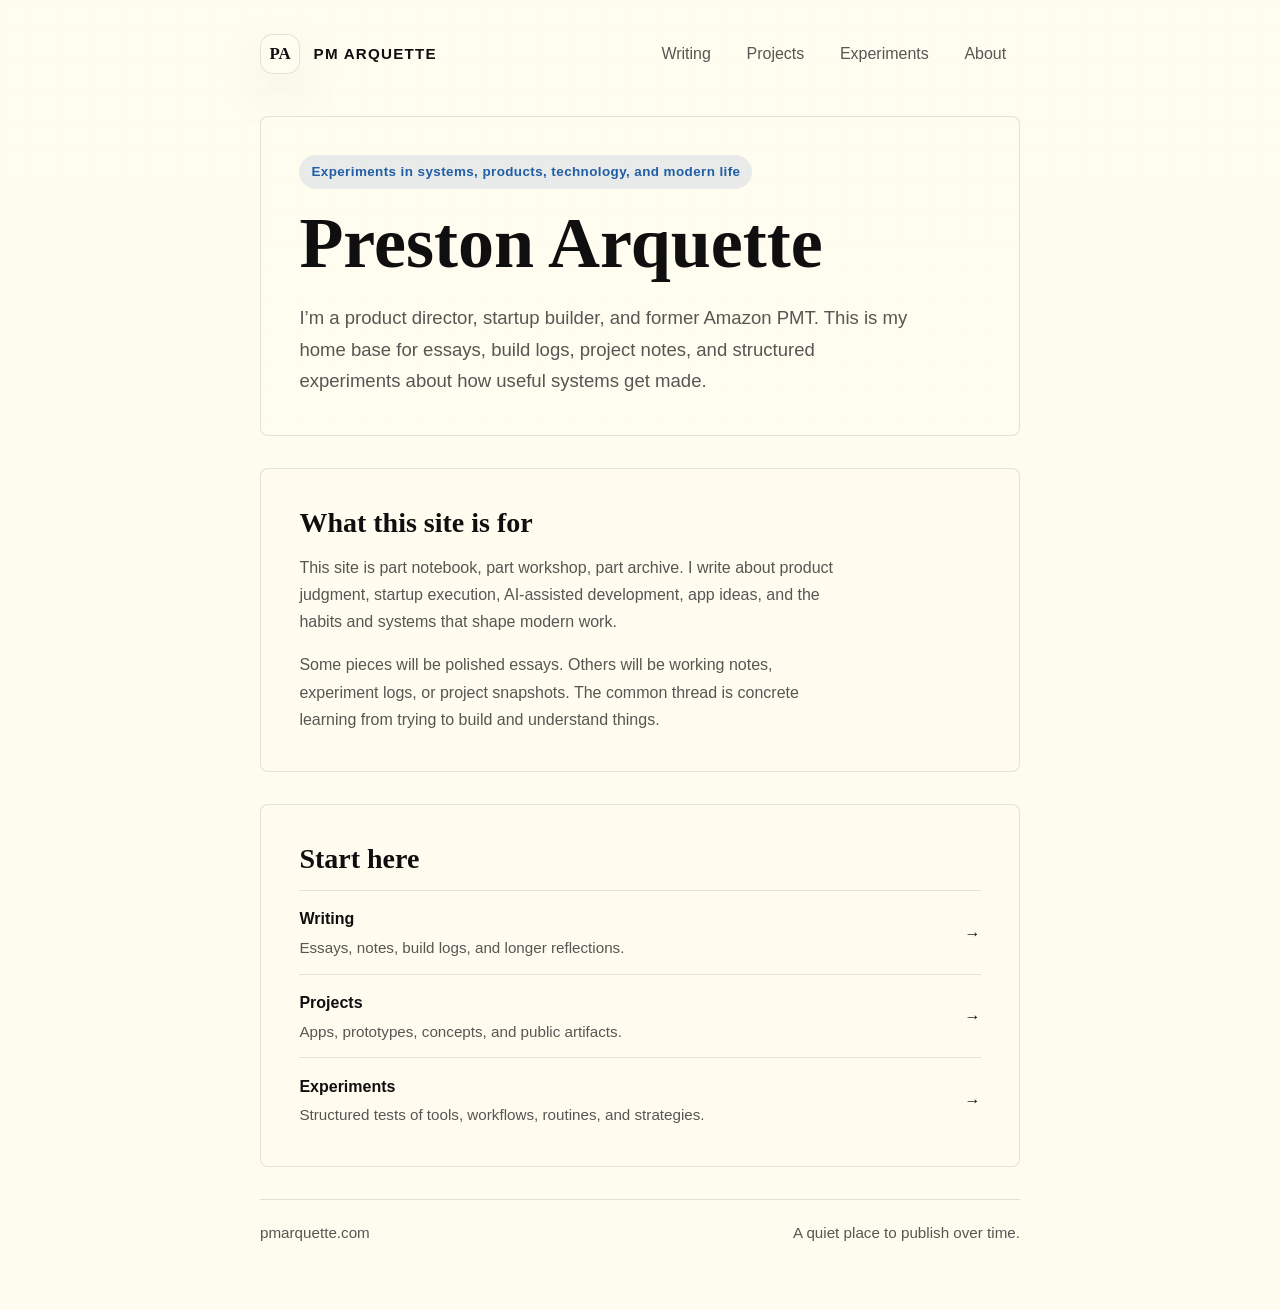
<file: index.html>
<!DOCTYPE html>
<html lang="en">
  <head>
    <meta charset="UTF-8">
    <meta name="viewport" content="width=device-width, initial-scale=1">
    <title>PM Arquette</title>
    <link rel="stylesheet" href="styles/site.css">
  </head>
  <body>
    <div class="page page-narrow">
      <header class="site-header">
        <a class="wordmark" href="index.html">
          <span class="wordmark-mark">PA</span>
          <span>PM Arquette</span>
        </a>
        <nav class="site-nav" aria-label="Primary">
          <a href="writing.html">Writing</a>
          <a href="projects.html">Projects</a>
          <a href="experiments.html">Experiments</a>
          <a href="about.html">About</a>
        </nav>
      </header>

      <main class="stack stack-roomy">
        <section class="intro" aria-labelledby="intro-title">
          <div class="eyebrow">Experiments in systems, products, technology, and modern life</div>
          <h1 class="hero-title" id="intro-title">Preston Arquette</h1>
          <p class="hero-lede">
            I’m a product director, startup builder, and former Amazon PMT. This is my home base
            for essays, build logs, project notes, and structured experiments about how useful
            systems get made.
          </p>
        </section>

        <section class="section-card section-card-plain" aria-labelledby="site-purpose">
          <h2 id="site-purpose">What this site is for</h2>
          <p>
            This site is part notebook, part workshop, part archive. I write about product
            judgment, startup execution, AI-assisted development, app ideas, and the habits and
            systems that shape modern work.
          </p>
          <p>
            Some pieces will be polished essays. Others will be working notes, experiment logs, or
            project snapshots. The common thread is concrete learning from trying to build and
            understand things.
          </p>
        </section>

        <section class="section-card section-card-plain" aria-labelledby="sections-title">
          <h2 id="sections-title">Start here</h2>
          <div class="link-list">
            <a class="link-row" href="writing.html">
              <span>
                <strong>Writing</strong>
                <small>Essays, notes, build logs, and longer reflections.</small>
              </span>
              <span aria-hidden="true">&rarr;</span>
            </a>
            <a class="link-row" href="projects.html">
              <span>
                <strong>Projects</strong>
                <small>Apps, prototypes, concepts, and public artifacts.</small>
              </span>
              <span aria-hidden="true">&rarr;</span>
            </a>
            <a class="link-row" href="experiments.html">
              <span>
                <strong>Experiments</strong>
                <small>Structured tests of tools, workflows, routines, and strategies.</small>
              </span>
              <span aria-hidden="true">&rarr;</span>
            </a>
          </div>
        </section>
      </main>

      <footer>
        <span>pmarquette.com</span>
        <span>A quiet place to publish over time.</span>
      </footer>
    </div>
  </body>
</html>
</file>
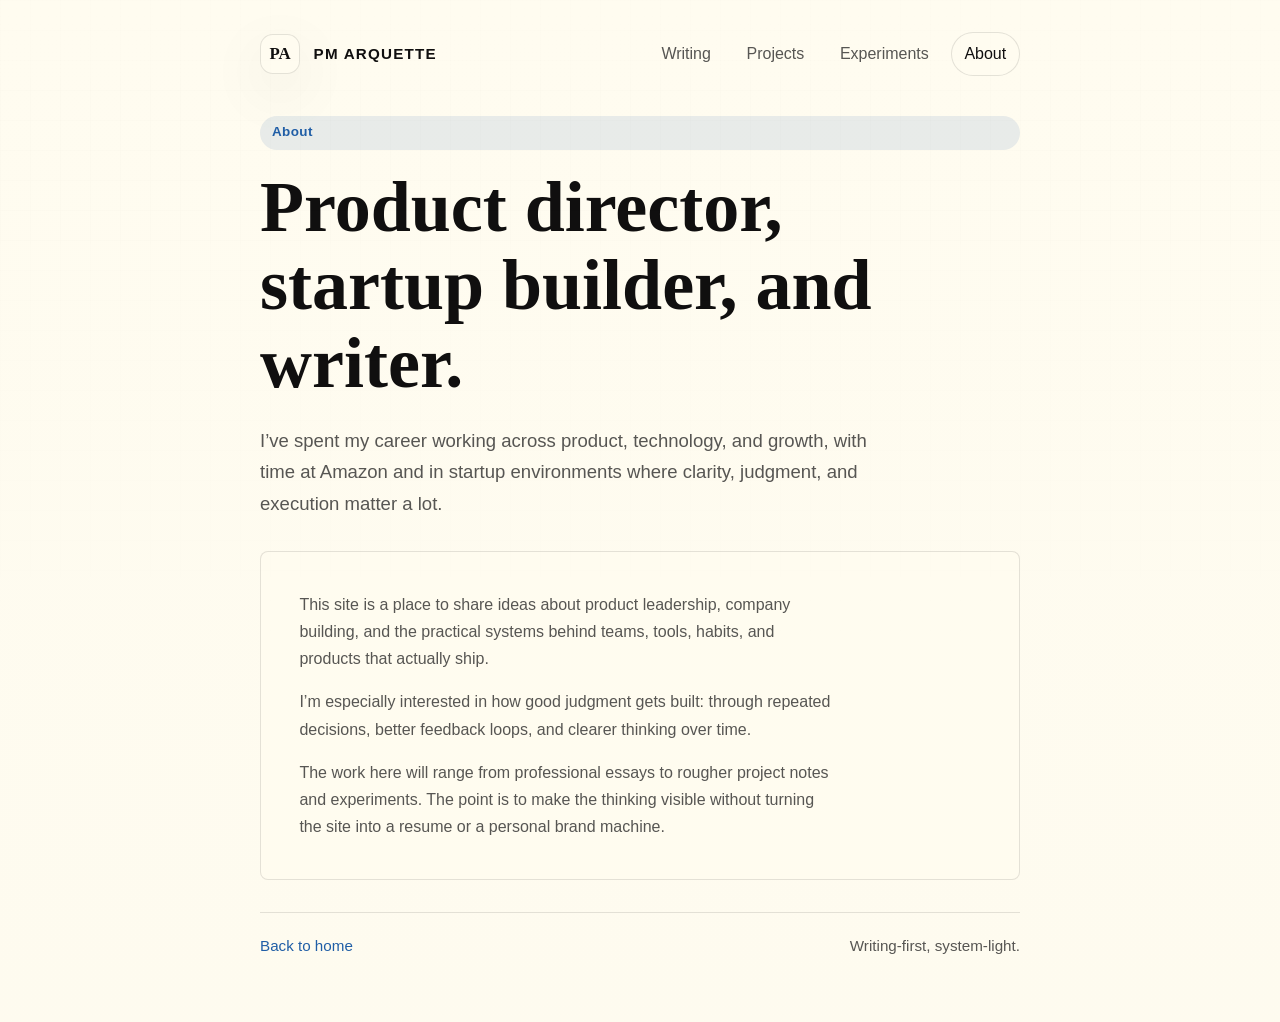
<file: about.html>
<!DOCTYPE html>
<html lang="en">
  <head>
    <meta charset="UTF-8">
    <meta name="viewport" content="width=device-width, initial-scale=1">
    <title>About | PM Arquette</title>
    <link rel="stylesheet" href="styles/site.css">
  </head>
  <body>
    <div class="page page-narrow">
      <header class="site-header">
        <a class="wordmark" href="index.html">
          <span class="wordmark-mark">PA</span>
          <span>PM Arquette</span>
        </a>
        <nav class="site-nav" aria-label="Primary">
          <a href="writing.html">Writing</a>
          <a href="projects.html">Projects</a>
          <a href="experiments.html">Experiments</a>
          <a aria-current="page" href="about.html">About</a>
        </nav>
      </header>

      <main class="stack stack-roomy">
        <section class="page-intro" aria-labelledby="about-title">
          <div class="eyebrow">About</div>
          <h1 id="about-title">Product director, startup builder, and writer.</h1>
          <p>
            I’ve spent my career working across product, technology, and growth, with time at
            Amazon and in startup environments where clarity, judgment, and execution matter a lot.
          </p>
        </section>

        <section class="section-card section-card-plain">
          <p>
            This site is a place to share ideas about product leadership, company building, and
            the practical systems behind teams, tools, habits, and products that actually ship.
          </p>
          <p>
            I’m especially interested in how good judgment gets built: through repeated decisions,
            better feedback loops, and clearer thinking over time.
          </p>
          <p>
            The work here will range from professional essays to rougher project notes and
            experiments. The point is to make the thinking visible without turning the site into a
            resume or a personal brand machine.
          </p>
        </section>
      </main>

      <footer>
        <span><a href="index.html">Back to home</a></span>
        <span>Writing-first, system-light.</span>
      </footer>
    </div>
  </body>
</html>
</file>
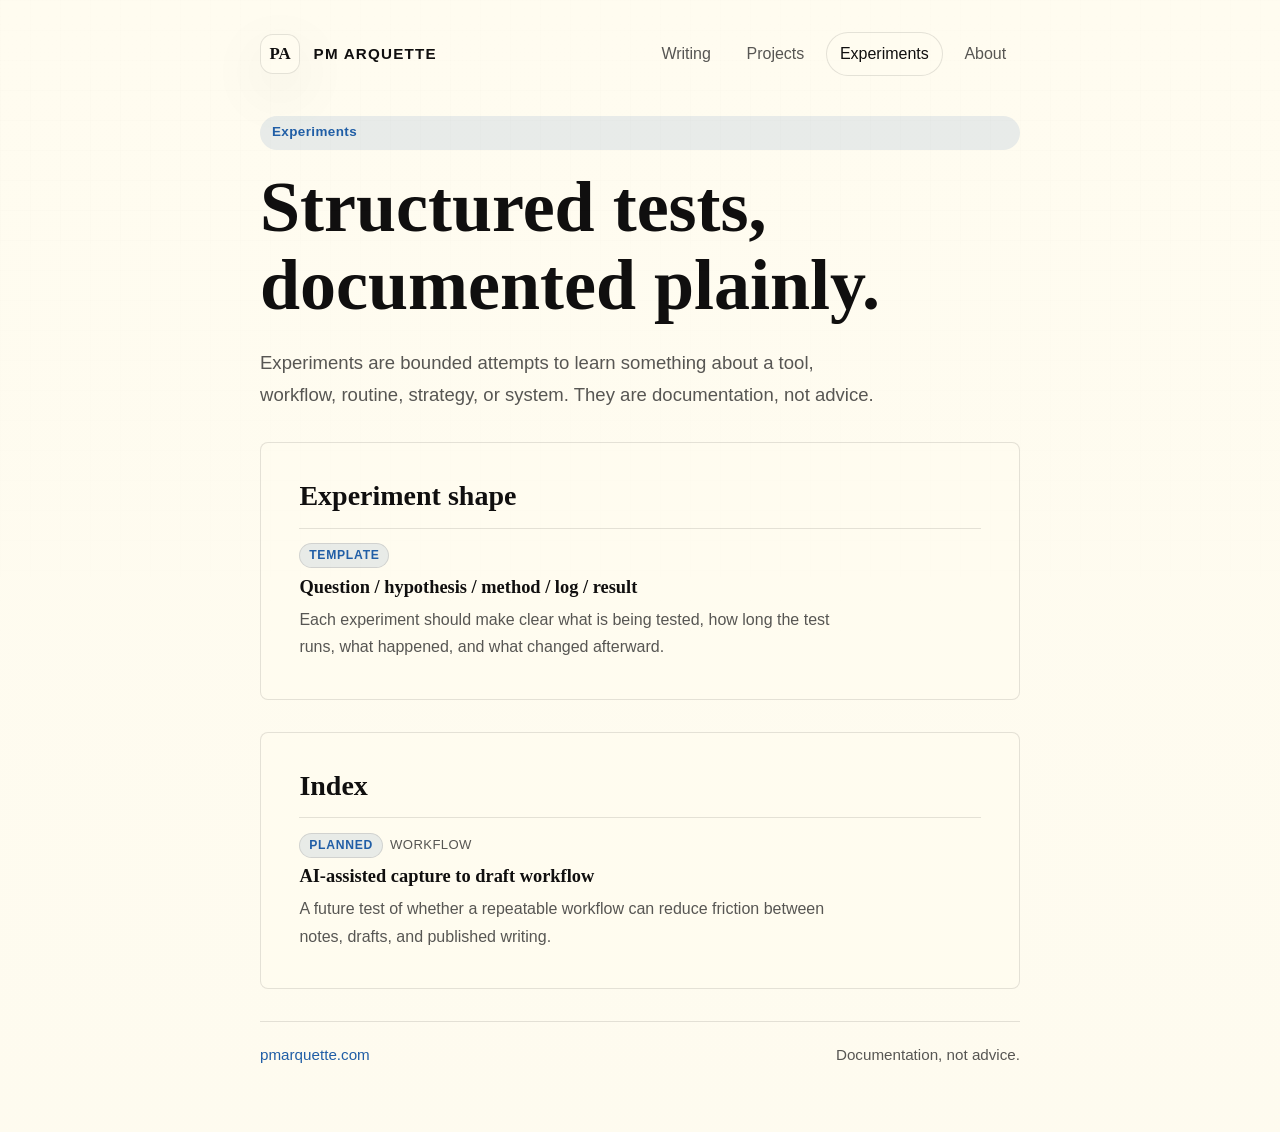
<file: experiments.html>
<!DOCTYPE html>
<html lang="en">
  <head>
    <meta charset="UTF-8">
    <meta name="viewport" content="width=device-width, initial-scale=1">
    <title>Experiments | PM Arquette</title>
    <link rel="stylesheet" href="styles/site.css">
  </head>
  <body>
    <div class="page page-narrow">
      <header class="site-header">
        <a class="wordmark" href="index.html">
          <span class="wordmark-mark">PA</span>
          <span>PM Arquette</span>
        </a>
        <nav class="site-nav" aria-label="Primary">
          <a href="writing.html">Writing</a>
          <a href="projects.html">Projects</a>
          <a aria-current="page" href="experiments.html">Experiments</a>
          <a href="about.html">About</a>
        </nav>
      </header>

      <main class="stack stack-roomy">
        <section class="page-intro" aria-labelledby="experiments-title">
          <div class="eyebrow">Experiments</div>
          <h1 id="experiments-title">Structured tests, documented plainly.</h1>
          <p>
            Experiments are bounded attempts to learn something about a tool, workflow, routine,
            strategy, or system. They are documentation, not advice.
          </p>
        </section>

        <section class="section-card section-card-plain" aria-labelledby="experiment-shape">
          <h2 id="experiment-shape">Experiment shape</h2>
          <div class="entry-list">
            <article class="entry">
              <div class="entry-meta">
                <span class="status-label">template</span>
              </div>
              <h3>Question / hypothesis / method / log / result</h3>
              <p>
                Each experiment should make clear what is being tested, how long the test runs,
                what happened, and what changed afterward.
              </p>
            </article>
          </div>
        </section>

        <section class="section-card section-card-plain" aria-labelledby="experiments-index">
          <h2 id="experiments-index">Index</h2>
          <div class="entry-list">
            <article class="entry">
              <div class="entry-meta">
                <span class="status-label">planned</span>
                <span>workflow</span>
              </div>
              <h3>AI-assisted capture to draft workflow</h3>
              <p>
                A future test of whether a repeatable workflow can reduce friction between notes,
                drafts, and published writing.
              </p>
            </article>
          </div>
        </section>
      </main>

      <footer>
        <span><a href="index.html">pmarquette.com</a></span>
        <span>Documentation, not advice.</span>
      </footer>
    </div>
  </body>
</html>
</file>
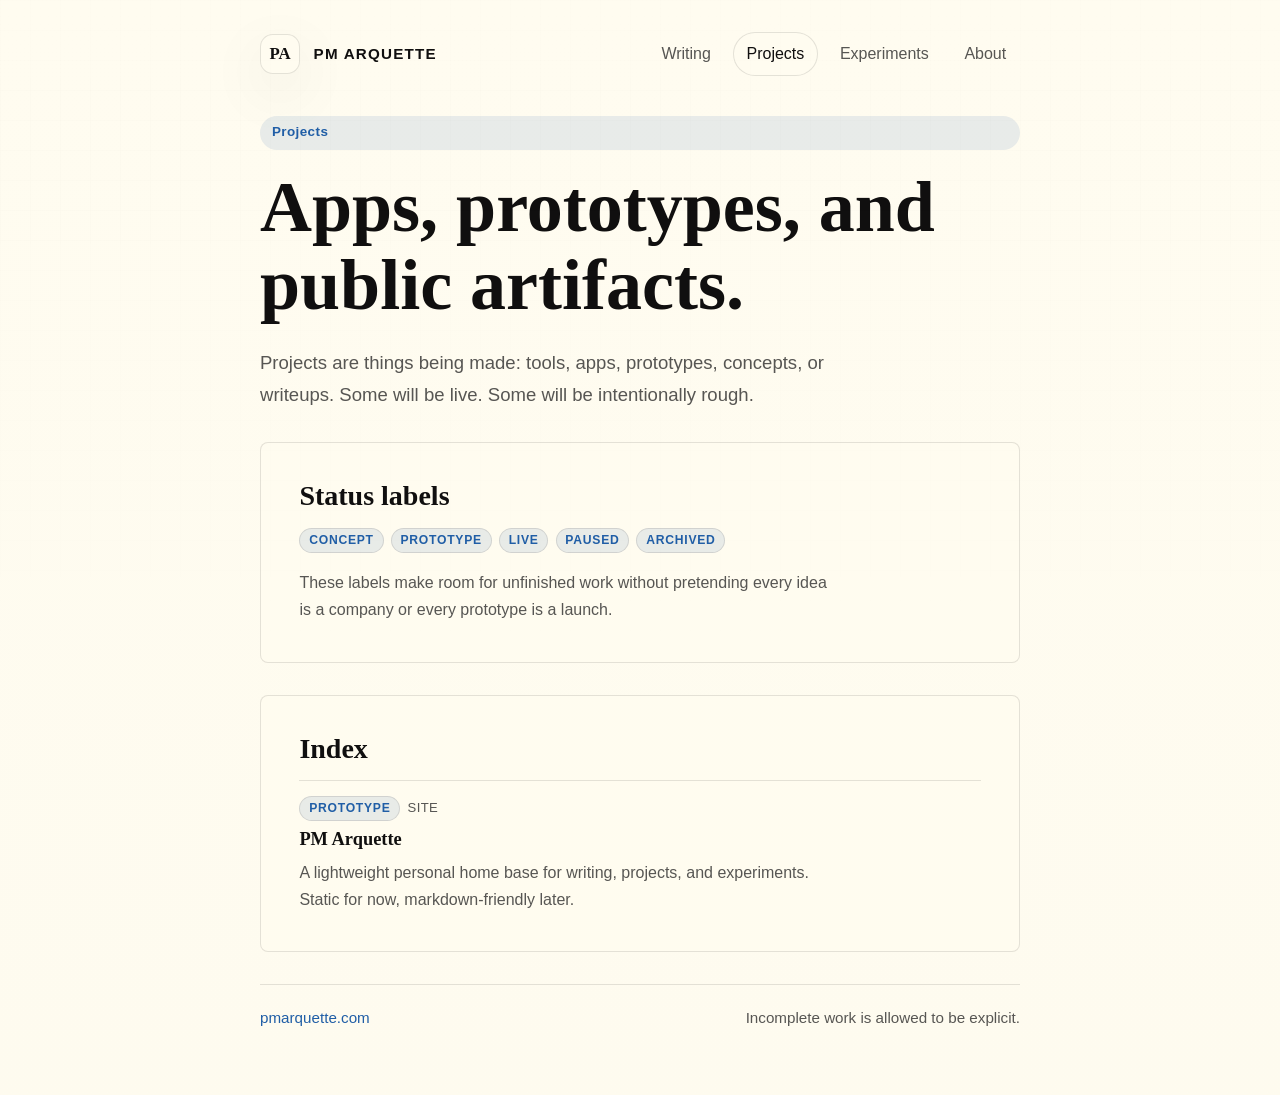
<file: projects.html>
<!DOCTYPE html>
<html lang="en">
  <head>
    <meta charset="UTF-8">
    <meta name="viewport" content="width=device-width, initial-scale=1">
    <title>Projects | PM Arquette</title>
    <link rel="stylesheet" href="styles/site.css">
  </head>
  <body>
    <div class="page page-narrow">
      <header class="site-header">
        <a class="wordmark" href="index.html">
          <span class="wordmark-mark">PA</span>
          <span>PM Arquette</span>
        </a>
        <nav class="site-nav" aria-label="Primary">
          <a href="writing.html">Writing</a>
          <a aria-current="page" href="projects.html">Projects</a>
          <a href="experiments.html">Experiments</a>
          <a href="about.html">About</a>
        </nav>
      </header>

      <main class="stack stack-roomy">
        <section class="page-intro" aria-labelledby="projects-title">
          <div class="eyebrow">Projects</div>
          <h1 id="projects-title">Apps, prototypes, and public artifacts.</h1>
          <p>
            Projects are things being made: tools, apps, prototypes, concepts, or writeups. Some
            will be live. Some will be intentionally rough.
          </p>
        </section>

        <section class="section-card section-card-plain" aria-labelledby="project-states">
          <h2 id="project-states">Status labels</h2>
          <div class="status-grid">
            <span class="status-label">concept</span>
            <span class="status-label">prototype</span>
            <span class="status-label">live</span>
            <span class="status-label">paused</span>
            <span class="status-label">archived</span>
          </div>
          <p>
            These labels make room for unfinished work without pretending every idea is a company
            or every prototype is a launch.
          </p>
        </section>

        <section class="section-card section-card-plain" aria-labelledby="projects-index">
          <h2 id="projects-index">Index</h2>
          <div class="entry-list">
            <article class="entry">
              <div class="entry-meta">
                <span class="status-label">prototype</span>
                <span>site</span>
              </div>
              <h3>PM Arquette</h3>
              <p>
                A lightweight personal home base for writing, projects, and experiments. Static
                for now, markdown-friendly later.
              </p>
            </article>
          </div>
        </section>
      </main>

      <footer>
        <span><a href="index.html">pmarquette.com</a></span>
        <span>Incomplete work is allowed to be explicit.</span>
      </footer>
    </div>
  </body>
</html>
</file>
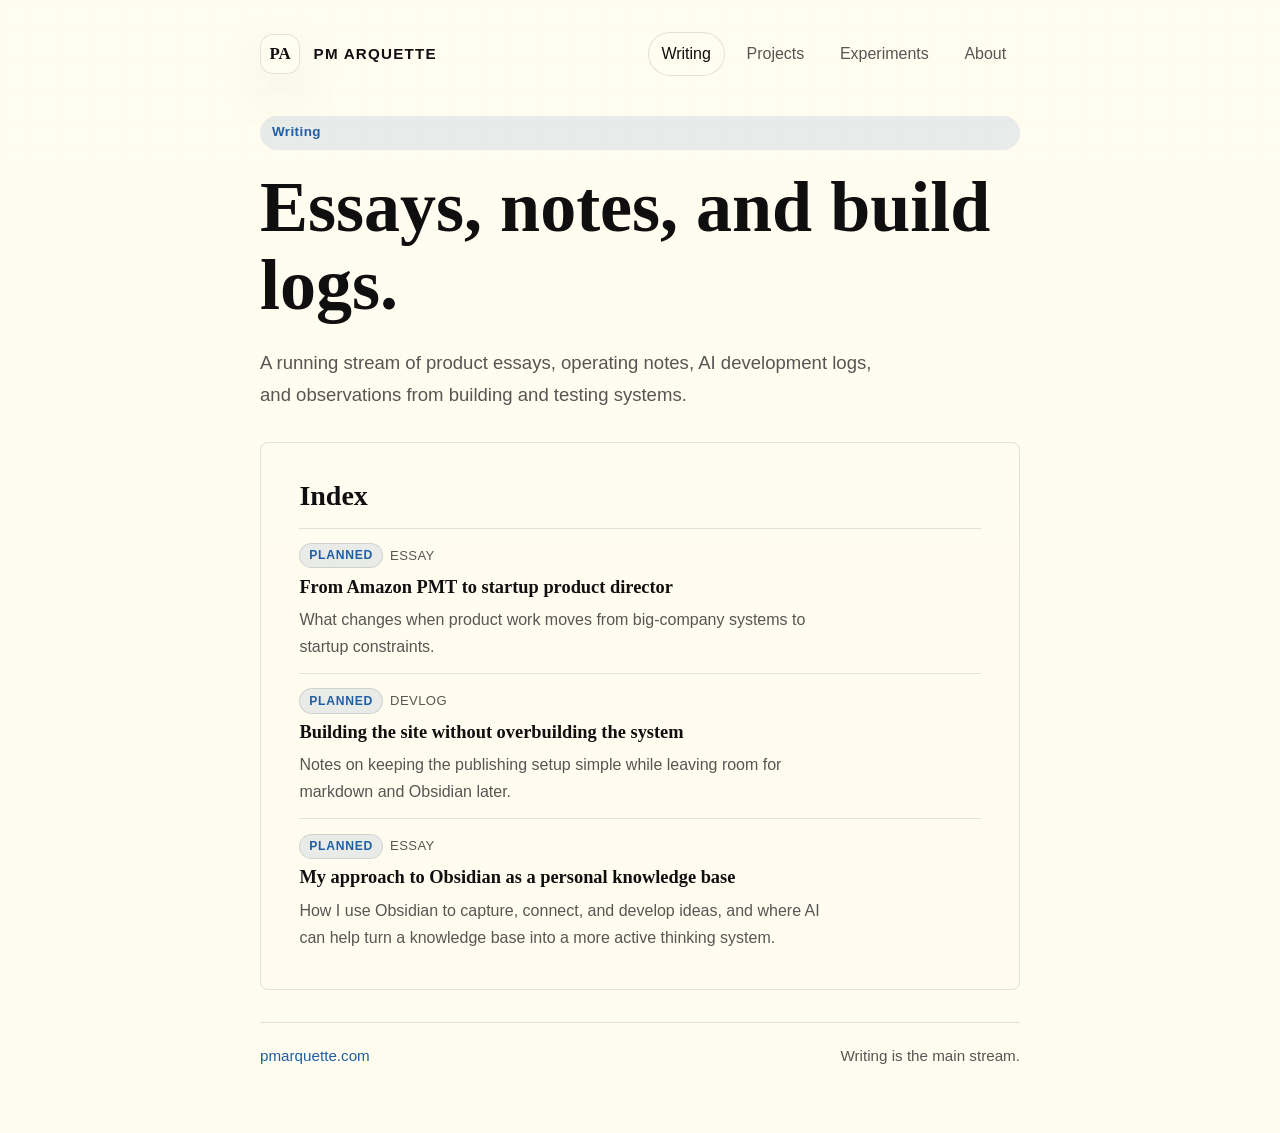
<file: writing.html>
<!DOCTYPE html>
<html lang="en">
  <head>
    <meta charset="UTF-8">
    <meta name="viewport" content="width=device-width, initial-scale=1">
    <title>Writing | PM Arquette</title>
    <link rel="stylesheet" href="styles/site.css">
  </head>
  <body>
    <div class="page page-narrow">
      <header class="site-header">
        <a class="wordmark" href="index.html">
          <span class="wordmark-mark">PA</span>
          <span>PM Arquette</span>
        </a>
        <nav class="site-nav" aria-label="Primary">
          <a aria-current="page" href="writing.html">Writing</a>
          <a href="projects.html">Projects</a>
          <a href="experiments.html">Experiments</a>
          <a href="about.html">About</a>
        </nav>
      </header>

      <main class="stack stack-roomy">
        <section class="page-intro" aria-labelledby="writing-title">
          <div class="eyebrow">Writing</div>
          <h1 id="writing-title">Essays, notes, and build logs.</h1>
          <p>
            A running stream of product essays, operating notes, AI development logs, and
            observations from building and testing systems.
          </p>
        </section>

        <section class="section-card section-card-plain" aria-labelledby="writing-index">
          <h2 id="writing-index">Index</h2>
          <div class="entry-list">
            <article class="entry">
              <div class="entry-meta">
                <span class="status-label">planned</span>
                <span>essay</span>
              </div>
              <h3>From Amazon PMT to startup product director</h3>
              <p>
                What changes when product work moves from big-company systems to startup
                constraints.
              </p>
            </article>

            <article class="entry">
              <div class="entry-meta">
                <span class="status-label">planned</span>
                <span>devlog</span>
              </div>
              <h3>Building the site without overbuilding the system</h3>
              <p>
                Notes on keeping the publishing setup simple while leaving room for markdown and
                Obsidian later.
              </p>
            </article>

            <article class="entry">
              <div class="entry-meta">
                <span class="status-label">planned</span>
                <span>essay</span>
              </div>
              <h3>My approach to Obsidian as a personal knowledge base</h3>
              <p>
                How I use Obsidian to capture, connect, and develop ideas, and where AI can help
                turn a knowledge base into a more active thinking system.
              </p>
            </article>
          </div>
        </section>
      </main>

      <footer>
        <span><a href="index.html">pmarquette.com</a></span>
        <span>Writing is the main stream.</span>
      </footer>
    </div>
  </body>
</html>
</file>
<file: styles/site.css>
:root {
  color-scheme: light dark;
  --fx-paper: #fffcf0;
  --fx-base-50: #f2f0e5;
  --fx-base-100: #e6e4d9;
  --fx-base-200: #cecdc3;
  --fx-base-300: #b7b5ac;
  --fx-base-500: #878580;
  --fx-base-600: #6f6e69;
  --fx-base-700: #575653;
  --fx-base-800: #403e3c;
  --fx-black: #100f0f;
  --fx-orange: #bc5215;
  --fx-blue: #205ea6;

  --bg: var(--fx-paper);
  --surface: rgba(255, 252, 240, 0.74);
  --surface-strong: rgba(255, 252, 240, 0.94);
  --border: rgba(64, 62, 60, 0.14);
  --text: var(--fx-black);
  --text-muted: var(--fx-base-700);
  --accent: var(--fx-blue);
  --accent-soft: rgba(32, 94, 166, 0.1);
  --accent-warm: var(--fx-orange);
  --shadow: 0 18px 60px rgba(16, 15, 15, 0.08);
}

@media (prefers-color-scheme: dark) {
  :root {
    --bg: #100f0f;
    --surface: rgba(40, 39, 38, 0.8);
    --surface-strong: rgba(28, 27, 26, 0.94);
    --border: rgba(183, 181, 172, 0.12);
    --text: #cecdc3;
    --text-muted: #b7b5ac;
    --accent: #4385be;
    --accent-soft: rgba(67, 133, 190, 0.16);
    --accent-warm: #da702c;
    --shadow: 0 18px 60px rgba(0, 0, 0, 0.3);
  }
}

* {
  box-sizing: border-box;
}

html {
  scroll-behavior: smooth;
}

body {
  margin: 0;
  min-height: 100vh;
  background:
    linear-gradient(180deg, var(--bg) 0%, color-mix(in srgb, var(--bg) 92%, var(--fx-base-50)) 100%);
  color: var(--text);
  font-family: "Avenir Next", "Segoe UI", "Helvetica Neue", sans-serif;
  line-height: 1.7;
}

body::before {
  content: "";
  position: fixed;
  inset: 0;
  pointer-events: none;
  background-image:
    linear-gradient(rgba(64, 62, 60, 0.03) 1px, transparent 1px),
    linear-gradient(90deg, rgba(64, 62, 60, 0.03) 1px, transparent 1px);
  background-size: 30px 30px;
  mask-image: linear-gradient(180deg, rgba(0, 0, 0, 0.28), transparent 82%);
}

a {
  color: var(--accent);
  text-decoration: none;
}

a:hover {
  text-decoration: underline;
  text-underline-offset: 0.16em;
}

h1,
h2,
h3 {
  margin: 0;
  font-family: "Iowan Old Style", "Palatino Linotype", "Book Antiqua", serif;
  font-weight: 700;
  line-height: 1.08;
}

p {
  margin: 0;
}

.page {
  width: min(1120px, calc(100% - 2rem));
  margin: 0 auto;
  padding: 1.25rem 0 4rem;
}

.page-narrow {
  width: min(760px, calc(100% - 2rem));
}

.site-header {
  display: flex;
  align-items: center;
  justify-content: space-between;
  gap: 1rem;
  padding: 0.75rem 0 2.5rem;
}

.wordmark {
  display: inline-flex;
  align-items: center;
  gap: 0.85rem;
  color: inherit;
  font-size: 0.95rem;
  font-weight: 600;
  letter-spacing: 0.08em;
  text-transform: uppercase;
}

.wordmark-mark {
  display: inline-grid;
  place-items: center;
  width: 2.5rem;
  height: 2.5rem;
  border: 1px solid var(--border);
  border-radius: 0.8rem;
  background: var(--surface);
  box-shadow: var(--shadow);
  font-family: "Iowan Old Style", "Palatino Linotype", "Book Antiqua", serif;
  font-size: 1.05rem;
  letter-spacing: 0;
  text-transform: none;
}

.site-nav {
  display: flex;
  flex-wrap: wrap;
  gap: 0.5rem;
}

.site-nav a {
  padding: 0.45rem 0.8rem;
  border: 1px solid transparent;
  border-radius: 999px;
  color: var(--text-muted);
}

.site-nav a:hover,
.site-nav a[aria-current="page"] {
  border-color: var(--border);
  background: var(--surface);
  color: var(--text);
  text-decoration: none;
}

.stack {
  display: grid;
  gap: 1.5rem;
}

.stack-roomy {
  gap: 2rem;
}

.intro,
.section-card {
  border: 1px solid var(--border);
  border-radius: 0.5rem;
  background: var(--surface);
}

.intro,
.section-card {
  padding: clamp(1.4rem, 3vw, 2.4rem);
}

.eyebrow {
  display: inline-flex;
  align-items: center;
  gap: 0.55rem;
  margin-bottom: 1rem;
  padding: 0.36rem 0.75rem;
  border-radius: 999px;
  background: var(--accent-soft);
  color: var(--accent);
  font-size: 0.84rem;
  font-weight: 600;
  letter-spacing: 0.03em;
}

.hero-title,
.page-intro h1 {
  font-size: 4.5rem;
  letter-spacing: 0;
}

.hero-lede,
.page-intro p,
.section-card p {
  max-width: 60ch;
  color: var(--text-muted);
}

.hero-lede,
.page-intro p {
  margin-top: 1.2rem;
  font-size: 1.16rem;
}

.section-card {
  display: grid;
  gap: 1rem;
}

.section-card h2,
.section-card h3 {
  font-size: 1.75rem;
  letter-spacing: 0;
}

.section-card-plain {
  background: var(--surface-strong);
}

.section-kicker {
  display: inline-block;
  color: var(--accent-warm);
  font-size: 0.8rem;
  font-weight: 700;
  letter-spacing: 0.08em;
  text-transform: uppercase;
}

.link-list,
.entry-list {
  display: grid;
  gap: 0.8rem;
}

.link-row,
.entry {
  border-top: 1px solid var(--border);
  padding-top: 0.9rem;
}

.link-row {
  display: flex;
  align-items: center;
  justify-content: space-between;
  gap: 1rem;
  color: var(--text);
}

.link-row:hover {
  text-decoration: none;
}

.link-row strong,
.link-row small {
  display: block;
}

.link-row small {
  margin-top: 0.15rem;
  color: var(--text-muted);
  font-size: 0.95rem;
}

.entry {
  display: grid;
  gap: 0.45rem;
}

.entry h3 {
  font-size: 1.15rem;
  line-height: 1.25;
}

.entry-meta,
.status-grid {
  display: flex;
  flex-wrap: wrap;
  gap: 0.45rem;
}

.entry-meta {
  align-items: center;
  color: var(--text-muted);
  font-size: 0.82rem;
  letter-spacing: 0.03em;
  text-transform: uppercase;
}

.status-label {
  display: inline-flex;
  align-items: center;
  width: fit-content;
  border: 1px solid var(--border);
  border-radius: 999px;
  padding: 0.2rem 0.55rem;
  background: var(--accent-soft);
  color: var(--accent);
  font-size: 0.76rem;
  font-weight: 700;
  letter-spacing: 0.06em;
  line-height: 1.4;
  text-transform: uppercase;
}

.page-intro {
  display: grid;
  gap: 0.2rem;
}

footer {
  display: flex;
  justify-content: space-between;
  gap: 1rem;
  margin-top: 2rem;
  padding-top: 1.25rem;
  border-top: 1px solid var(--border);
  color: var(--text-muted);
  font-size: 0.95rem;
}

@media (max-width: 640px) {
  .page,
  .page-narrow {
    width: min(100% - 1rem, 760px);
    padding-top: 0.5rem;
  }

  .site-header,
  footer {
    flex-direction: column;
    align-items: flex-start;
  }

  .intro,
  .section-card {
    border-radius: 0.5rem;
  }

  .hero-title,
  .page-intro h1 {
    font-size: 3rem;
  }
}
</file>
